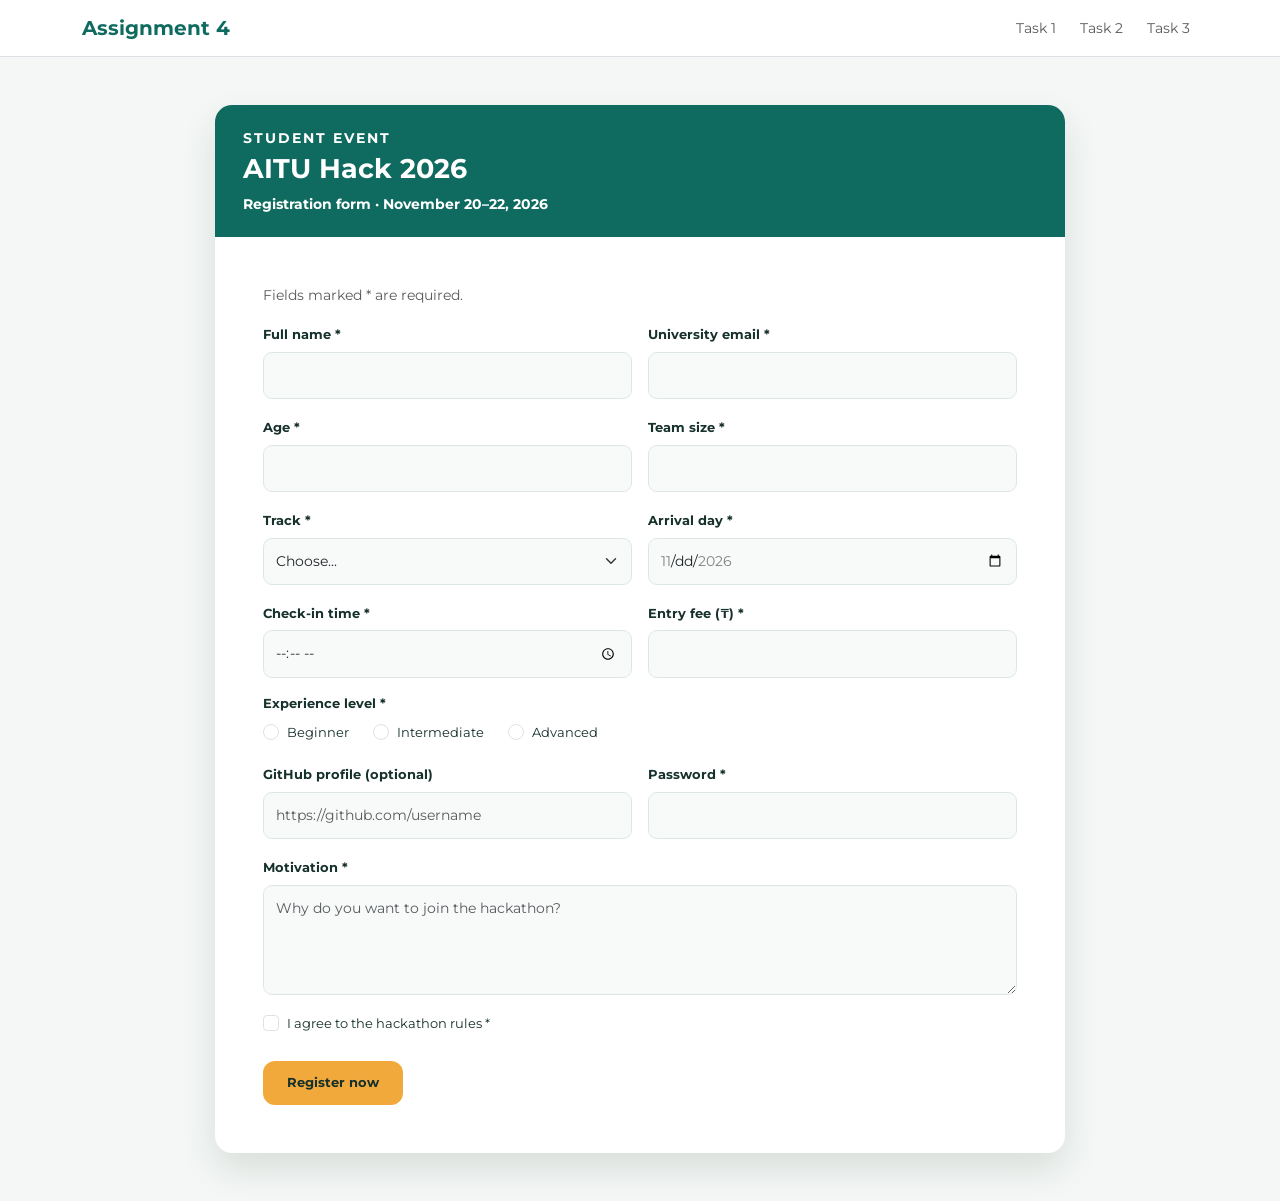
<file: task2.html>
<!doctype html><html lang="en"><head><meta charset="UTF-8"><meta name="viewport" content="width=device-width, initial-scale=1"><title>Task 2 | AITU Hack</title><link href="https://cdn.jsdelivr.net/npm/bootstrap@5.3.3/dist/css/bootstrap.min.css" rel="stylesheet"><link href="https://fonts.googleapis.com/css2?family=Montserrat:wght@400;500;600;700&display=swap" rel="stylesheet"><link href="style.css" rel="stylesheet"></head><body><nav class="navbar navbar-expand bg-white border-bottom"><div class="container"><a class="navbar-brand fw-bold" href="index.html">Assignment 4</a><div class="navbar-nav ms-auto gap-2"><a class="nav-link" href="index.html">Task 1</a><a class="nav-link" href="task2.html">Task 2</a><a class="nav-link" href="task3.html">Task 3</a></div></div></nav><main class="container py-5"><div class="simple-card mx-auto"><div class="card-top"><p class="eyebrow mb-1">STUDENT EVENT</p><h1>AITU Hack 2026</h1><p class="mb-0">Registration form · November 20–22, 2026</p></div><form class="p-4 p-md-5" action="#" method="get"><p class="small text-muted">Fields marked * are required.</p><div class="row g-3"><div class="col-md-6 field"><label for="fullname" class="form-label">Full name *</label><input class="form-control" type="text" id="fullname" name="fullname" minlength="2" maxlength="40" required><div class="invalid-feedback">Enter 2–40 characters.</div></div><div class="col-md-6 field"><label for="universityEmail" class="form-label">University email *</label><input class="form-control" type="email" id="universityEmail" name="universityEmail" required><div class="invalid-feedback">Enter a valid email address.</div></div><div class="col-md-6 field"><label for="age" class="form-label">Age *</label><input class="form-control" type="number" id="age" name="age" min="16" max="30" step="1" required><div class="invalid-feedback">Age must be a whole number from 16 to 30.</div></div><div class="col-md-6 field"><label for="team" class="form-label">Team size *</label><input class="form-control" type="number" id="team" name="team" min="1" max="4" step="1" required><div class="invalid-feedback">Enter a whole number from 1 to 4.</div></div><div class="col-md-6 field"><label for="track" class="form-label">Track *</label><select id="track" name="track" class="form-select" required><option value="" selected>Choose...</option><option>Web</option><option>Mobile</option><option>AI</option><option>GameDev</option></select><div class="invalid-feedback">Please choose a track.</div></div><div class="col-md-6 field"><label for="arrival" class="form-label">Arrival day *</label><input class="form-control" type="date" id="arrival" name="arrival" min="2026-11-20" max="2026-11-22" required><div class="invalid-feedback">Choose November 20, 21, or 22, 2026.</div></div><div class="col-md-6 field"><label for="checkin" class="form-label">Check-in time *</label><input class="form-control" type="time" id="checkin" name="checkin" min="09:00" max="18:00" step="1800" required><div class="invalid-feedback">Choose 09:00–18:00, in 30-minute steps.</div></div><div class="col-md-6 field"><label for="fee" class="form-label">Entry fee (₸) *</label><input class="form-control" type="number" id="fee" name="fee" min="0" max="5000" step="500" required><div class="invalid-feedback">Enter 0–5000 in steps of 500.</div></div><fieldset class="col-12 field"><legend class="form-label">Experience level *</legend><div class="d-flex gap-4 flex-wrap"><div class="form-check"><input class="form-check-input" type="radio" name="experience" id="beginner" value="Beginner" required><label class="form-check-label" for="beginner">Beginner</label></div><div class="form-check"><input class="form-check-input" type="radio" name="experience" id="intermediate" value="Intermediate"><label class="form-check-label" for="intermediate">Intermediate</label></div><div class="form-check"><input class="form-check-input" type="radio" name="experience" id="advanced" value="Advanced"><label class="form-check-label" for="advanced">Advanced</label></div></div><div class="invalid-feedback">Choose your experience level.</div></fieldset><div class="col-md-6 field"><label for="github" class="form-label">GitHub profile (optional)</label><input class="form-control" type="url" id="github" name="github" placeholder="https://github.com/username"><div class="invalid-feedback">Enter a full URL, starting with https://.</div></div><div class="col-md-6 field"><label for="password" class="form-label">Password *</label><input class="form-control" type="password" id="password" name="password" minlength="8" maxlength="20" required><div class="invalid-feedback">Password must have 8–20 characters.</div></div><div class="col-12 field"><label for="motivation" class="form-label">Motivation *</label><textarea class="form-control" id="motivation" name="motivation" rows="4" minlength="50" maxlength="300" required placeholder="Why do you want to join the hackathon?"></textarea><div class="invalid-feedback">Write between 50 and 300 characters.</div></div><div class="col-12 field"><div class="form-check"><input class="form-check-input" type="checkbox" id="rules" name="rules" required><label class="form-check-label" for="rules">I agree to the hackathon rules *</label><div class="invalid-feedback">You must agree before registering.</div></div></div></div><button class="btn btn-book mt-4 px-4" type="submit">Register now</button></form></div></main></body></html>
</file>
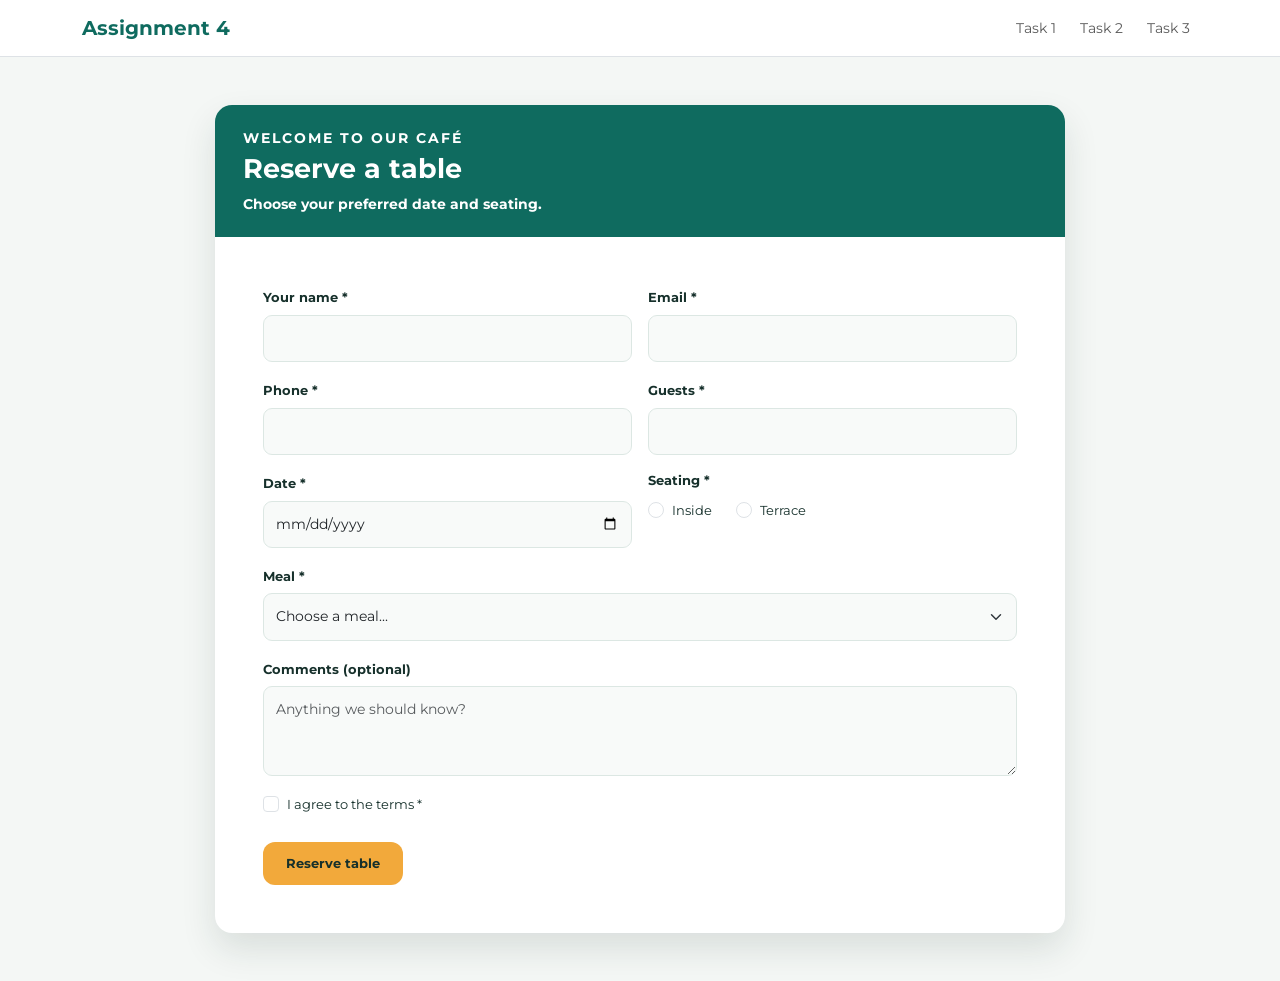
<file: task3.html>
<!doctype html><html lang="en"><head><meta charset="UTF-8"><meta name="viewport" content="width=device-width, initial-scale=1"><title>Task 3 | Cafe reservation</title><link href="https://cdn.jsdelivr.net/npm/bootstrap@5.3.3/dist/css/bootstrap.min.css" rel="stylesheet"><link href="https://fonts.googleapis.com/css2?family=Montserrat:wght@400;500;600;700&display=swap" rel="stylesheet"><link href="style.css" rel="stylesheet"></head><body><nav class="navbar navbar-expand bg-white border-bottom"><div class="container"><a class="navbar-brand fw-bold" href="index.html">Assignment 4</a><div class="navbar-nav ms-auto gap-2"><a class="nav-link" href="index.html">Task 1</a><a class="nav-link" href="task2.html">Task 2</a><a class="nav-link" href="task3.html">Task 3</a></div></div></nav><main class="container py-5"><div class="simple-card mx-auto"><div class="card-top"><p class="eyebrow mb-1">WELCOME TO OUR CAFÉ</p><h1>Reserve a table</h1><p class="mb-0">Choose your preferred date and seating.</p></div><form class="p-4 p-md-5" action="#" method="get"><div class="row g-3"><div class="col-md-6"><label for="guestName" class="form-label">Your name *</label><input id="guestName" name="guestName" class="form-control" autocomplete="name" required></div><div class="col-md-6"><label for="guestEmail" class="form-label">Email *</label><input id="guestEmail" name="guestEmail" type="email" class="form-control" autocomplete="email" required></div><div class="col-md-6"><label for="guestPhone" class="form-label">Phone *</label><input id="guestPhone" name="guestPhone" type="tel" class="form-control" autocomplete="tel" required></div><div class="col-md-6"><label for="guests" class="form-label">Guests *</label><input id="guests" name="guests" type="number" min="1" max="20" step="1" class="form-control" required></div><div class="col-md-6"><label for="bookingDate" class="form-label">Date *</label><input id="bookingDate" name="bookingDate" type="date" class="form-control" required></div><fieldset class="col-md-6"><legend class="form-label">Seating *</legend><div class="d-flex gap-4"><div class="form-check"><input class="form-check-input" type="radio" id="inside" name="seating" value="inside" required><label for="inside" class="form-check-label">Inside</label></div><div class="form-check"><input class="form-check-input" type="radio" id="terrace" name="seating" value="terrace"><label for="terrace" class="form-check-label">Terrace</label></div></div></fieldset><div class="col-12"><label for="meal" class="form-label">Meal *</label><select class="form-select" id="meal" name="meal" required><option value="">Choose a meal...</option><option value="lunch">Lunch</option><option value="dinner">Dinner</option></select></div><div class="col-12"><label for="comments" class="form-label">Comments (optional)</label><textarea id="comments" name="comments" class="form-control" rows="3" placeholder="Anything we should know?"></textarea></div><div class="col-12"><div class="form-check"><input id="terms" name="terms" type="checkbox" class="form-check-input" required><label for="terms" class="form-check-label">I agree to the terms *</label></div></div></div><button type="submit" class="btn btn-book mt-4">Reserve table</button></form></div></main></body></html>
</file>
<file: style.css>
/* Assignment 4: Bootstrap + simple custom styling */
:root{--green:#0F6B5F;--orange:#F2A93B;--dark:#16302B;--pale:#F4F7F5;--mint:#E6EFEC}*{box-sizing:border-box}body{font-family:Montserrat,Arial,sans-serif;color:var(--dark);background:var(--pale)}.navbar-brand{color:var(--green)}.nav-link{font-size:.85rem}.nav-link:hover{color:var(--green)}.ticket-card,.simple-card{max-width:850px;background:white;border-radius:17px;overflow:hidden;box-shadow:0 16px 35px rgba(22,48,43,.12)}.ticket-head,.card-top{background:var(--green);color:white;padding:23px 28px;font-weight:700;font-size:1.3rem}.ticket-body{padding:30px}.card-top h1{font-size:1.7rem;font-weight:700}.card-top p{font-size:.87rem}.eyebrow{font-size:.65rem;letter-spacing:2px}.form-label,legend.form-label{font-size:.82rem;font-weight:700;margin-bottom:7px}.form-control,.form-select{border-color:#dce7e3;background-color:#f8faf9;padding:12px;border-radius:9px;font-size:.88rem}.form-control:focus,.form-select:focus{border-color:var(--green);box-shadow:0 0 0 .2rem rgba(15,107,95,.15)}.form-check-label{font-size:.79rem}.form-check-input:checked{background-color:var(--green);border-color:var(--green)}.phone-prefix{background:var(--green);color:white;border:0;border-radius:9px 0 0 9px}.trip-toggle .btn{font-size:.82rem;padding:10px 15px;border-color:var(--green);color:var(--green)}.trip-toggle .btn-check:checked+.btn{background:var(--green);border-color:var(--green);color:white}.btn-clear{border:1px solid #8baaa3;color:var(--dark);background:white;border-radius:12px;padding:11px 24px;font-weight:700;font-size:.82rem}.btn-book{background:var(--orange);color:var(--dark);border:none;border-radius:12px;padding:12px 23px;font-weight:700;font-size:.82rem}.btn-book:hover{background:#e29a30;color:var(--dark)}.actions{margin-top:8px}.field .form-control:user-invalid,.field .form-select:user-invalid,.field textarea:user-invalid{border-color:#dc3545;background-color:#fff8f8}.field .form-control:user-invalid~.invalid-feedback,.field .form-select:user-invalid~.invalid-feedback,.field textarea:user-invalid~.invalid-feedback,.field>.invalid-feedback:user-invalid{display:block}.field .form-check-input:user-invalid{border-color:#dc3545}.field .form-check-input:user-invalid~.invalid-feedback{display:block}.field .form-control:user-valid,.field .form-select:user-valid,.field textarea:user-valid{border-color:#198754}@media(max-width:575.98px){.container.py-5{padding-top:20px!important;padding-bottom:20px!important}.ticket-card,.simple-card{border-radius:13px}.ticket-head,.card-top{padding:18px;font-size:1.05rem}.ticket-body{padding:18px}.actions{flex-direction:column-reverse}.actions button{width:100%}.nav-link{font-size:.72rem}.navbar-brand{font-size:.9rem}}
</file>
